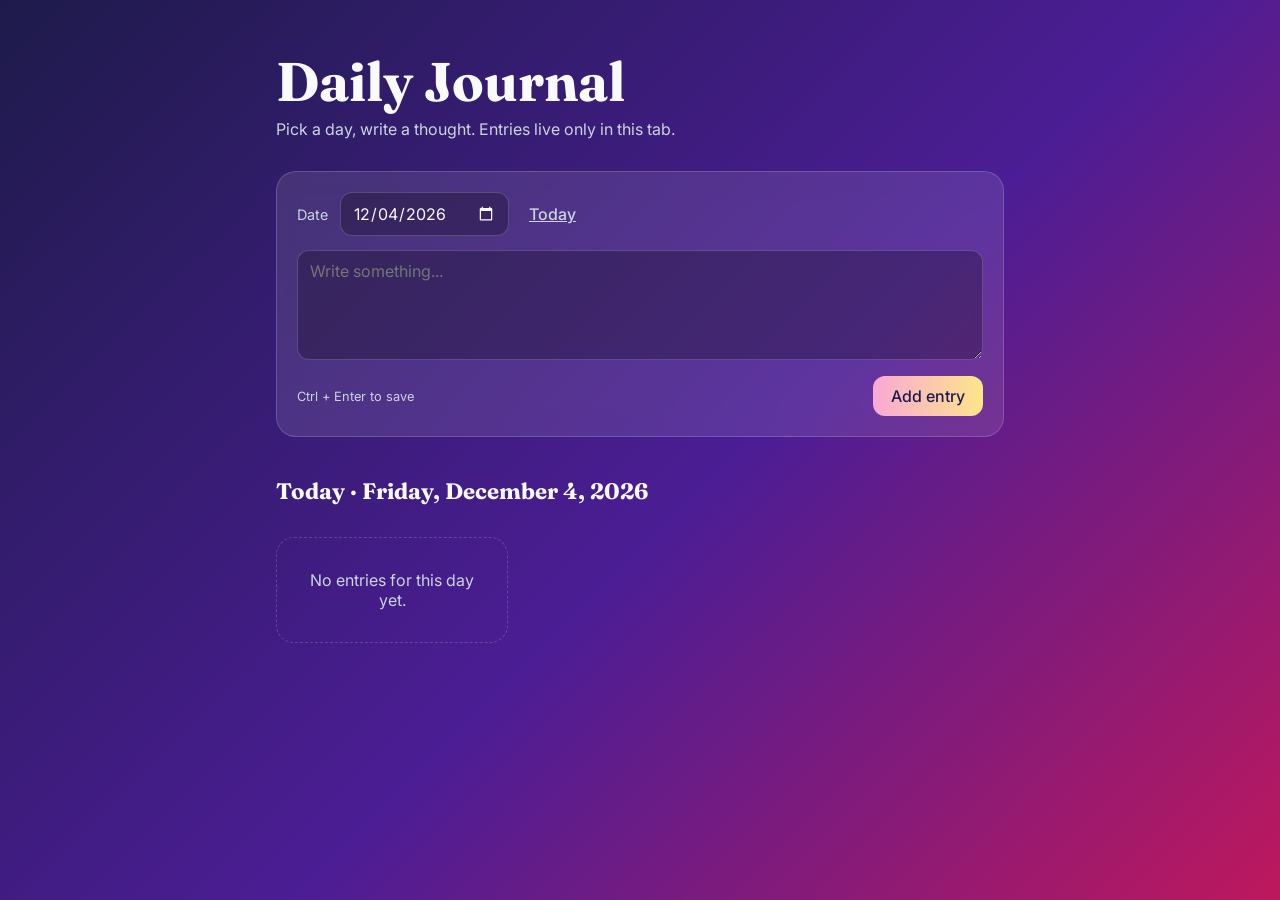
<file: index.html>
<!doctype html>
<html lang="en">
<head>
<meta charset="utf-8">
<meta name="viewport" content="width=device-width, initial-scale=1">
<title>Daily Journal</title>
<link rel="preconnect" href="https://fonts.googleapis.com">
<link href="https://fonts.googleapis.com/css2?family=Fraunces:opsz,wght@9..144,600&family=Inter:wght@400;500&display=swap" rel="stylesheet">
<style>
  :root {
    --bg1: #1e1b4b; --bg2: #4c1d95; --bg3: #be185d;
    --card: rgba(255,255,255,0.10); --border: rgba(255,255,255,0.18);
    --text: #f8fafc; --muted: #cbd5e1; --accent: #f472b6;
  }
  * { box-sizing: border-box; }
  body {
    margin: 0; min-height: 100vh; color: var(--text);
    font-family: Inter, system-ui, sans-serif;
    background: linear-gradient(135deg, var(--bg1), var(--bg2) 55%, var(--bg3));
    background-attachment: fixed;
  }
  main { max-width: 760px; margin: 0 auto; padding: 48px 16px 80px; }
  h1 { font-family: Fraunces, Georgia, serif; font-size: clamp(2.2rem, 6vw, 3.4rem); margin: 0 0 4px; }
  .sub { color: var(--muted); margin: 0 0 32px; }
  .panel {
    background: var(--card); border: 1px solid var(--border); border-radius: 20px;
    padding: 20px; backdrop-filter: blur(12px); -webkit-backdrop-filter: blur(12px);
  }
  .row { display: flex; gap: 12px; align-items: center; flex-wrap: wrap; margin-bottom: 14px; }
  label { font-size: .9rem; color: var(--muted); }
  input[type=date], textarea {
    font: inherit; color: var(--text); background: rgba(0,0,0,0.25);
    border: 1px solid var(--border); border-radius: 12px; padding: 10px 12px;
  }
  input[type=date] { color-scheme: dark; }
  textarea { width: 100%; min-height: 110px; resize: vertical; }
  input:focus-visible, textarea:focus-visible, button:focus-visible { outline: 2px solid var(--accent); outline-offset: 2px; }
  button {
    font: inherit; font-weight: 500; cursor: pointer; border: 0; border-radius: 12px;
    padding: 10px 18px; color: #1e1b4b; background: linear-gradient(90deg, #f9a8d4, #fde68a);
    transition: transform .15s;
  }
  button:hover { transform: translateY(-1px); }
  .link { background: none; color: var(--muted); padding: 6px 8px; text-decoration: underline; }
  .actions { display: flex; justify-content: space-between; align-items: center; margin-top: 12px; gap: 8px; flex-wrap: wrap; }
  .hint { font-size: .8rem; color: var(--muted); }
  h2 { font-family: Fraunces, Georgia, serif; font-size: 1.4rem; margin: 40px 0 16px; }
  .cards { display: grid; gap: 16px; grid-template-columns: repeat(auto-fill, minmax(220px, 1fr)); }
  .card {
    position: relative; background: var(--card); border: 1px solid var(--border);
    border-radius: 18px; padding: 18px 18px 14px; border-top: 4px solid var(--c);
    animation: pop .25s ease-out; white-space: pre-wrap; overflow-wrap: anywhere;
  }
  .card time { display: block; font-size: .75rem; color: var(--muted); margin-top: 12px; }
  .card .del {
    position: absolute; top: 8px; right: 8px; background: none; color: var(--muted);
    padding: 2px 8px; font-size: 1.1rem; line-height: 1;
  }
  .card .del:hover { color: #fff; transform: none; }
  .sr { position: absolute; width: 1px; height: 1px; overflow: hidden; clip: rect(0 0 0 0); white-space: nowrap; }
  .empty { color: var(--muted); text-align: center; padding: 32px; border: 1px dashed var(--border); border-radius: 18px; }
  @keyframes pop { from { opacity: 0; transform: translateY(8px) scale(.98); } }
  @media (prefers-reduced-motion: reduce) { .card { animation: none; } button { transition: none; } }
</style>
</head>
<body>
<main>
  <h1>Daily Journal</h1>
  <p class="sub">Pick a day, write a thought. Entries live only in this tab.</p>

  <form class="panel" id="form">
    <div class="row">
      <label for="date">Date</label>
      <input type="date" id="date" required>
      <button type="button" class="link" id="today">Today</button>
    </div>
    <label for="text" class="sr">What's on your mind?</label>
    <textarea id="text" placeholder="Write something..." required></textarea>
    <div class="actions">
      <span class="hint">Ctrl + Enter to save</span>
      <button type="submit">Add entry</button>
    </div>
  </form>

  <h2 id="heading"></h2>
  <div class="cards" id="cards" aria-live="polite"></div>
</main>

<script>
  const KEY = 'journal-entries';
  const COLORS = ['#f472b6', '#fbbf24', '#34d399', '#60a5fa', '#a78bfa', '#fb7185'];
  const $ = id => document.getElementById(id);

  // Local date, not toISOString(), which is UTC and can give yesterday's date.
  const todayStr = () => {
    const d = new Date();
    return `${d.getFullYear()}-${String(d.getMonth() + 1).padStart(2, '0')}-${String(d.getDate()).padStart(2, '0')}`;
  };

  // sessionStorage: survives refresh, cleared when the tab closes (by design for now).
  function load() {
    try { return JSON.parse(sessionStorage.getItem(KEY)) || []; } catch { return []; }
  }
  function save(entries) {
    try { sessionStorage.setItem(KEY, JSON.stringify(entries)); } catch { /* storage blocked: keep in memory only */ }
  }

  let entries = load();

  function render() {
    const date = $('date').value;
    const pretty = new Date(date + 'T00:00').toLocaleDateString(undefined, { weekday: 'long', month: 'long', day: 'numeric', year: 'numeric' });
    $('heading').textContent = date === todayStr() ? `Today · ${pretty}` : pretty;

    const list = entries.filter(e => e.date === date);
    const cards = $('cards');
    cards.replaceChildren();
    if (!list.length) {
      const p = document.createElement('p');
      p.className = 'empty';
      p.textContent = 'No entries for this day yet.';
      cards.append(p);
      return;
    }
    list.forEach((e, i) => {
      const card = document.createElement('article');
      card.className = 'card';
      card.style.setProperty('--c', COLORS[i % COLORS.length]);
      card.textContent = e.text; // textContent, never innerHTML: user text is not markup
      const time = document.createElement('time');
      time.textContent = new Date(e.created).toLocaleTimeString([], { hour: '2-digit', minute: '2-digit' });
      const del = document.createElement('button');
      del.className = 'del';
      del.textContent = '×';
      del.setAttribute('aria-label', 'Delete entry');
      del.onclick = () => { entries = entries.filter(x => x.id !== e.id); save(entries); render(); };
      card.append(time, del);
      cards.append(card);
    });
  }

  $('form').onsubmit = ev => {
    ev.preventDefault();
    const text = $('text').value.trim();
    if (!text) return;
    entries.push({ id: crypto.randomUUID(), date: $('date').value, text, created: Date.now() });
    save(entries);
    $('text').value = '';
    render();
  };
  $('text').onkeydown = ev => { if (ev.key === 'Enter' && (ev.ctrlKey || ev.metaKey)) $('form').requestSubmit(); };
  $('date').onchange = () => { if (!$('date').value) $('date').value = todayStr(); render(); };
  $('today').onclick = () => { $('date').value = todayStr(); render(); };

  $('date').value = todayStr();
  render();
</script>
</body>
</html>
</file>
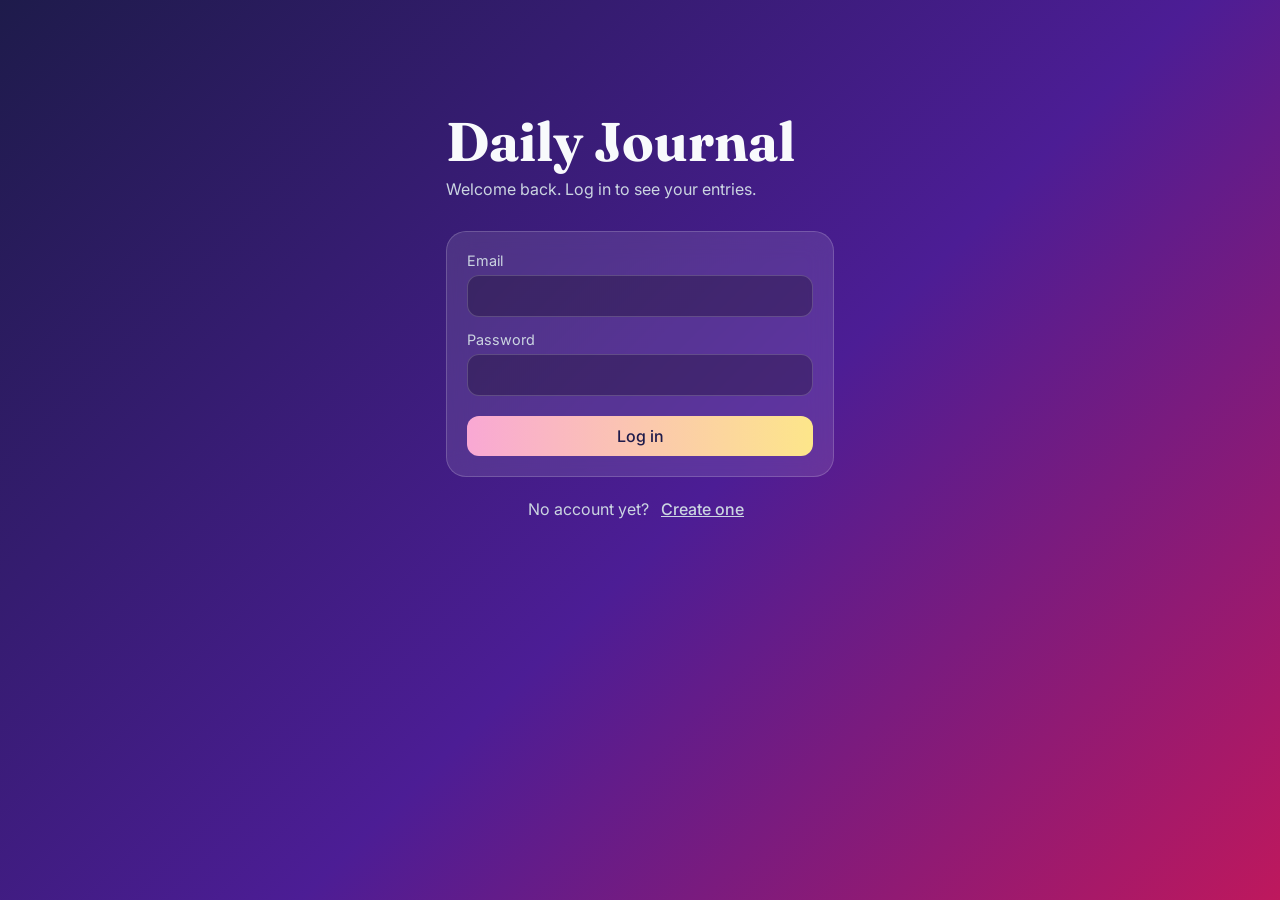
<file: static/login.html>
<!doctype html>
<html lang="en">
<head>
<meta charset="utf-8">
<meta name="viewport" content="width=device-width, initial-scale=1">
<title>Log in · Daily Journal</title>
<link rel="preconnect" href="https://fonts.googleapis.com">
<link href="https://fonts.googleapis.com/css2?family=Fraunces:opsz,wght@9..144,600&family=Inter:wght@400;500&display=swap" rel="stylesheet">
<link rel="stylesheet" href="/static/style.css">
<script src="/static/theme.js"></script>
</head>
<body class="login-page">
<main>
  <h1>Daily Journal</h1>
  <p class="sub" id="subtitle">Welcome back. Log in to see your entries.</p>

  <form class="panel" id="form" novalidate>
    <div class="field">
      <label for="email">Email</label>
      <input type="email" id="email" autocomplete="email" required>
    </div>
    <div class="field">
      <label for="password">Password</label>
      <input type="password" id="password" autocomplete="current-password" minlength="8" required>
      <span class="hint" id="pwhint" hidden>At least 8 characters.</span>
    </div>
    <button type="submit" id="submit">Log in</button>
    <p class="error" id="error" role="alert"></p>
  </form>

  <p class="switch"><span id="switchText">No account yet?</span> <button type="button" class="link" id="switch">Create one</button></p>
</main>

<script src="/static/login.js"></script>
</body>
</html>
</file>
<file: static/style.css>
:root {
  --bg1: #1e1b4b; --bg2: #4c1d95; --bg3: #be185d;
  --card: rgba(255,255,255,0.10); --border: rgba(255,255,255,0.18);
  --text: #f8fafc; --muted: #cbd5e1; --accent: #f472b6; --error: #fecaca;
  --input: rgba(0,0,0,0.25); --hover: rgba(255,255,255,0.15);
  --btn: linear-gradient(90deg, #f9a8d4, #fde68a); --btn-text: #1e1b4b;
  --panel-solid: rgba(52, 30, 112, .94); --backdrop: rgba(15, 10, 40, .55);
}
/* Night: near-black and lower-glare, for writing in the dark. Switched by theme.js / the Night mode button. */
:root[data-theme=night] {
  --bg1: #09080f; --bg2: #110e1a; --bg3: #1c1220;
  --card: rgba(255,255,255,0.04); --border: rgba(255,255,255,0.09);
  --text: #d9d4e3; --muted: #9a94ad; --accent: #b77a9c; --error: #e8a3a3;
  --input: rgba(0,0,0,0.4); --hover: rgba(255,255,255,0.07);
  --btn: linear-gradient(90deg, #5e3a55, #5c4a2e); --btn-text: #efe9f6;
  --panel-solid: rgba(20, 17, 29, .97); --backdrop: rgba(0, 0, 0, .7);
}
/* Dim each card's bright stripe colour too. */
:root[data-theme=night] :is(.card, .viewer-panel) { border-top-color: color-mix(in srgb, var(--c) 50%, #09080f); }
* { box-sizing: border-box; }
[hidden] { display: none !important; } /* so display: flex rules can't un-hide elements */
body {
  margin: 0; min-height: 100vh; color: var(--text);
  font-family: Inter, system-ui, sans-serif;
  background: linear-gradient(135deg, var(--bg1), var(--bg2) 55%, var(--bg3));
  background-attachment: fixed;
}
main { max-width: 760px; margin: 0 auto; padding: 48px 16px 80px; }
h1 { font-family: Fraunces, Georgia, serif; font-size: clamp(2.2rem, 6vw, 3.4rem); margin: 0 0 4px; }
h2 { font-family: Fraunces, Georgia, serif; font-size: 1.4rem; margin: 40px 0 16px; }
.sub { color: var(--muted); margin: 0 0 32px; }
.panel {
  background: var(--card); border: 1px solid var(--border); border-radius: 20px;
  padding: 20px; backdrop-filter: blur(12px); -webkit-backdrop-filter: blur(12px);
}
.row { display: flex; gap: 12px; align-items: center; flex-wrap: wrap; margin-bottom: 14px; }
label { font-size: .9rem; color: var(--muted); }
input, textarea {
  font: inherit; color: var(--text); background: var(--input);
  border: 1px solid var(--border); border-radius: 12px; padding: 10px 12px;
}
input[type=date], input[type=search] { color-scheme: dark; }
textarea { width: 100%; min-height: 110px; resize: vertical; }
input:focus-visible, textarea:focus-visible, button:focus-visible { outline: 2px solid var(--accent); outline-offset: 2px; }
button {
  font: inherit; font-weight: 500; cursor: pointer; border: 0; border-radius: 12px;
  padding: 10px 18px; color: var(--btn-text); background: var(--btn);
  transition: transform .15s;
}
button:hover { transform: translateY(-1px); }
button:disabled { opacity: .6; cursor: wait; }
.link { background: none; color: var(--muted); padding: 6px 8px; text-decoration: underline; }
.actions { display: flex; justify-content: space-between; align-items: center; margin-top: 12px; gap: 8px; flex-wrap: wrap; }
.hint { font-size: .8rem; color: var(--muted); }
.error { color: var(--error); margin: 12px 0 0; }
.error:empty { margin: 0; }
.sr { position: absolute; width: 1px; height: 1px; overflow: hidden; clip: rect(0 0 0 0); white-space: nowrap; }
@media (prefers-reduced-motion: reduce) { button { transition: none; } }

/* ---------- login page ---------- */
.login-page main { max-width: 420px; padding-top: 12vh; }
.login-page .field { display: grid; gap: 6px; margin-bottom: 14px; }
.login-page .panel button[type=submit] { width: 100%; margin-top: 6px; }
.login-page .switch { text-align: center; color: var(--muted); margin-top: 16px; }

/* ---------- journal page ---------- */
.top { display: flex; justify-content: space-between; align-items: center; gap: 8px; flex-wrap: wrap; margin-bottom: 24px; color: var(--muted); font-size: .9rem; }
.top-actions { display: flex; align-items: center; gap: 4px; flex-wrap: wrap; }
a.link { display: inline-block; font-weight: 500; }
.link[aria-pressed=true] { color: var(--accent); }
.calendar { margin-top: 16px; padding: 14px 16px 16px; }
.cal-head { display: flex; justify-content: space-between; align-items: center; margin-bottom: 8px; }
#calTitle { font-family: Fraunces, Georgia, serif; font-size: 1.1rem; }
.cal-nav { font-size: 1.4rem; line-height: 1; text-decoration: none; padding: 2px 12px; }
.cal-grid { display: grid; grid-template-columns: repeat(7, 1fr); gap: 4px; text-align: center; }
.cal-grid .wd { font-size: .75rem; color: var(--muted); padding-bottom: 4px; }
.day { position: relative; background: none; color: var(--text); font-weight: 400; padding: 8px 0 12px; border-radius: 10px; }
.day:hover { background: rgba(255,255,255,0.12); transform: none; }
.day[aria-current=date] { font-weight: 700; box-shadow: inset 0 0 0 1px var(--border); }
.day.has::after {
  content: ''; position: absolute; left: 50%; bottom: 4px; width: 5px; height: 5px;
  margin-left: -2.5px; border-radius: 50%; background: var(--accent);
}
.day[aria-pressed=true] { background: var(--btn); color: var(--btn-text); }
.day[aria-pressed=true].has::after { background: var(--btn-text); }
.search { margin-top: 32px; }
.search input { width: 100%; }
.search + h2 { margin-top: 24px; }
.cards { display: grid; gap: 16px; grid-template-columns: repeat(auto-fill, minmax(220px, 1fr)); align-items: start; }
.card {
  position: relative; background: var(--card); border: 1px solid var(--border);
  border-radius: 18px; padding: 18px 18px 14px; border-top: 4px solid var(--c);
  animation: pop .25s ease-out; cursor: pointer;
  transition: transform .15s, background-color .15s, box-shadow .15s;
}
.card:hover { transform: translateY(-3px); background-color: var(--hover); box-shadow: 0 12px 30px rgba(0,0,0,.25); }
.card .body { all: unset; display: block; cursor: pointer; padding-right: 18px; }
.card .body:focus-visible { outline: 2px solid var(--accent); outline-offset: 6px; border-radius: 6px; }
.preview {
  display: -webkit-box; -webkit-box-orient: vertical; -webkit-line-clamp: 6; line-clamp: 6;
  overflow: hidden; white-space: pre-wrap; overflow-wrap: anywhere;
}
.card .foot { display: flex; flex-wrap: wrap; align-items: center; gap: 6px; margin-top: 12px; }
.card time { font-size: .75rem; color: var(--muted); }
.card-mood { font-size: 1rem; line-height: 1; }

/* Mood picker and tags */
.meta { display: flex; flex-wrap: wrap; align-items: center; gap: 8px 12px; margin-top: 12px; }
.meta input { flex: 1; min-width: 180px; }
.moods { display: flex; gap: 2px; }
.mood { background: none; padding: 5px 7px; font-size: 1.25rem; line-height: 1; border-radius: 10px; filter: grayscale(1); opacity: .7; }
.mood:hover { filter: none; opacity: 1; transform: none; }
.mood[aria-pressed=true] { filter: none; opacity: 1; background: rgba(255,255,255,0.2); box-shadow: inset 0 0 0 1px var(--border); }
.tags { display: flex; flex-wrap: wrap; gap: 6px; }
.tags:empty { display: none; }
.tag {
  font-size: .75rem; font-weight: 500; line-height: 1.4; padding: 2px 9px; border-radius: 999px;
  background: rgba(255,255,255,0.14); color: var(--text);
}
button.tag:hover { background: rgba(255,255,255,0.26); transform: none; }
.viewer-head p.tags { margin-top: 10px; }
.card .del {
  position: absolute; top: 8px; right: 8px; background: none; color: var(--muted);
  padding: 2px 8px; font-size: 1.1rem; line-height: 1;
}
.card .del:hover { color: var(--text); transform: none; }
.empty { color: var(--muted); text-align: center; padding: 32px; border: 1px dashed var(--border); border-radius: 18px; }
@keyframes pop { from { opacity: 0; transform: translateY(8px) scale(.98); } }

/* Expanded entry */
#viewer {
  padding: 0; border: 0; background: none; color: var(--text); overflow: visible;
  width: min(680px, calc(100vw - 32px)); max-width: none; max-height: calc(100vh - 64px);
}
#viewer::backdrop { background: var(--backdrop); backdrop-filter: blur(6px); -webkit-backdrop-filter: blur(6px); }
body:has(#viewer[open]) { overflow: hidden; }
.viewer-panel {
  display: flex; flex-direction: column; max-height: calc(100vh - 64px);
  background: var(--panel-solid); border: 1px solid var(--border); border-top: 4px solid var(--c);
  border-radius: 22px; padding: 24px; box-shadow: 0 30px 80px rgba(0,0,0,.45);
}
.viewer-head { display: flex; justify-content: space-between; align-items: flex-start; gap: 12px; }
.viewer-head h3 { font-family: Fraunces, Georgia, serif; font-size: 1.4rem; margin: 0; }
.viewer-head p { color: var(--muted); font-size: .85rem; margin: 4px 0 0; }
.viewer-close { background: none; color: var(--muted); font-size: 1.6rem; line-height: 1; padding: 0 6px; }
.viewer-close:hover { color: var(--text); transform: none; }
.viewer-text { white-space: pre-wrap; overflow-wrap: anywhere; overflow-y: auto; scrollbar-color: rgba(255,255,255,.3) transparent; font-size: 1.05rem; line-height: 1.65; margin: 18px 0 20px; }
/* Markdown inside entries */
.viewer-text > :first-child { margin-top: 0; }
.viewer-text > :last-child { margin-bottom: 0; }
.viewer-text :is(p, ul, ol, blockquote, pre) { margin: 0 0 .8em; }
.viewer-text :is(h4, h5, h6) { font-family: Fraunces, Georgia, serif; margin: 1em 0 .35em; line-height: 1.3; }
.viewer-text h4 { font-size: 1.3rem; }
.viewer-text h5 { font-size: 1.15rem; }
.viewer-text h6 { font-size: 1.05rem; }
.viewer-text :is(ul, ol) { padding-left: 1.4em; }
.viewer-text blockquote { margin-left: 0; padding-left: 14px; border-left: 3px solid var(--c); color: var(--muted); }
.viewer-text a { color: var(--accent); }
.viewer-text pre { white-space: pre; overflow-x: auto; padding: 12px 14px; border-radius: 10px; background: var(--input); }
.viewer-text pre code { padding: 0; background: none; }
:is(.viewer-text, .preview) code {
  font-family: ui-monospace, Consolas, monospace; font-size: .9em;
  padding: .1em .35em; border-radius: 6px; background: var(--input);
}
.viewer-actions { display: flex; align-items: center; gap: 8px; flex-wrap: wrap; margin-top: 12px; }
#vDelete, #vHint { margin-right: auto; }
.viewer-edit {
  width: 100%; margin: 18px 0 0; font-size: 1.05rem; line-height: 1.65; resize: vertical;
  field-sizing: content; min-height: 160px; max-height: 55vh;
}
.danger { background: none; color: var(--error); border: 1px solid rgba(254,202,202,.4); }
.danger:hover { background: rgba(254,202,202,.1); }

::view-transition-group(*), ::view-transition-old(*), ::view-transition-new(*) {
  animation-duration: .38s; animation-timing-function: cubic-bezier(.2, .9, .25, 1);
}
/* Fade the old snapshot out quickly so the scaled-up text doesn't linger while the box grows. */
::view-transition-old(entry) { animation-duration: .12s; }
::view-transition-new(entry) { animation-duration: .24s; }
@media (prefers-reduced-motion: reduce) { .card { animation: none; transition: none; } }
</file>
